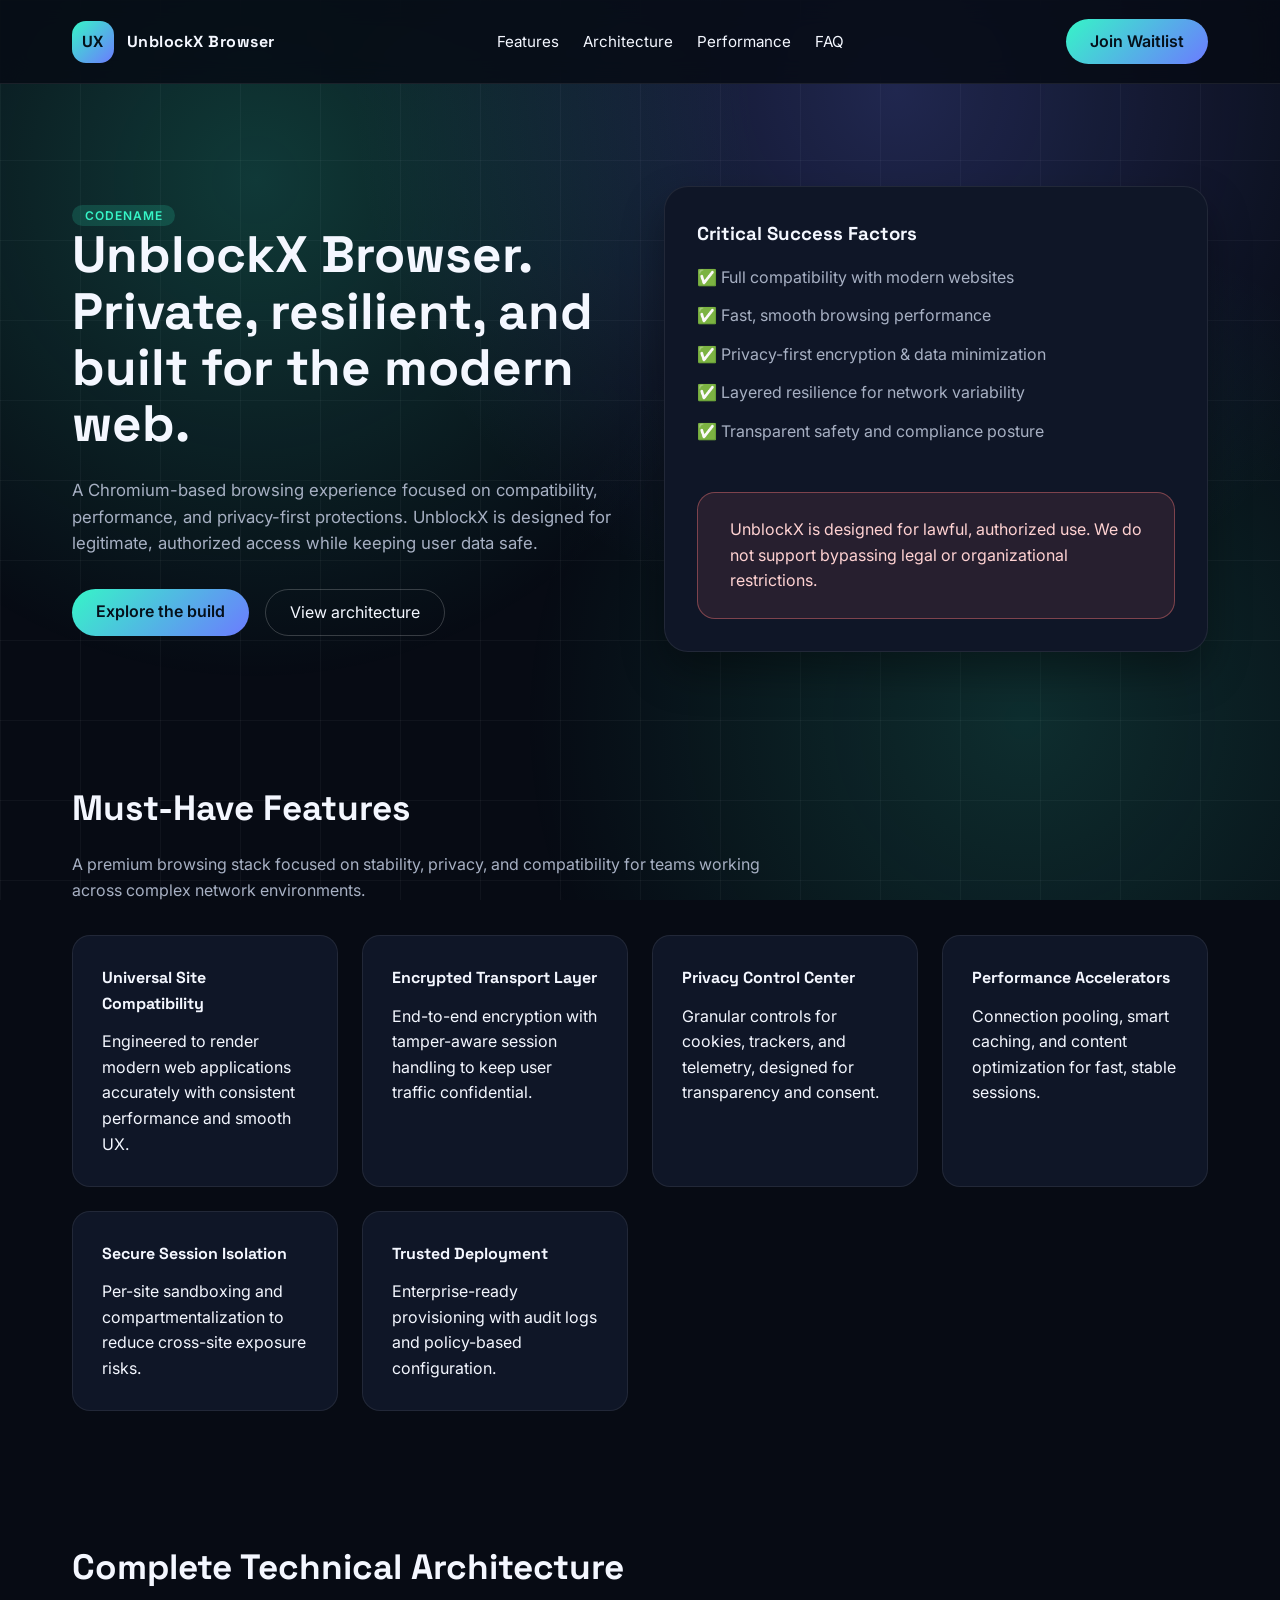
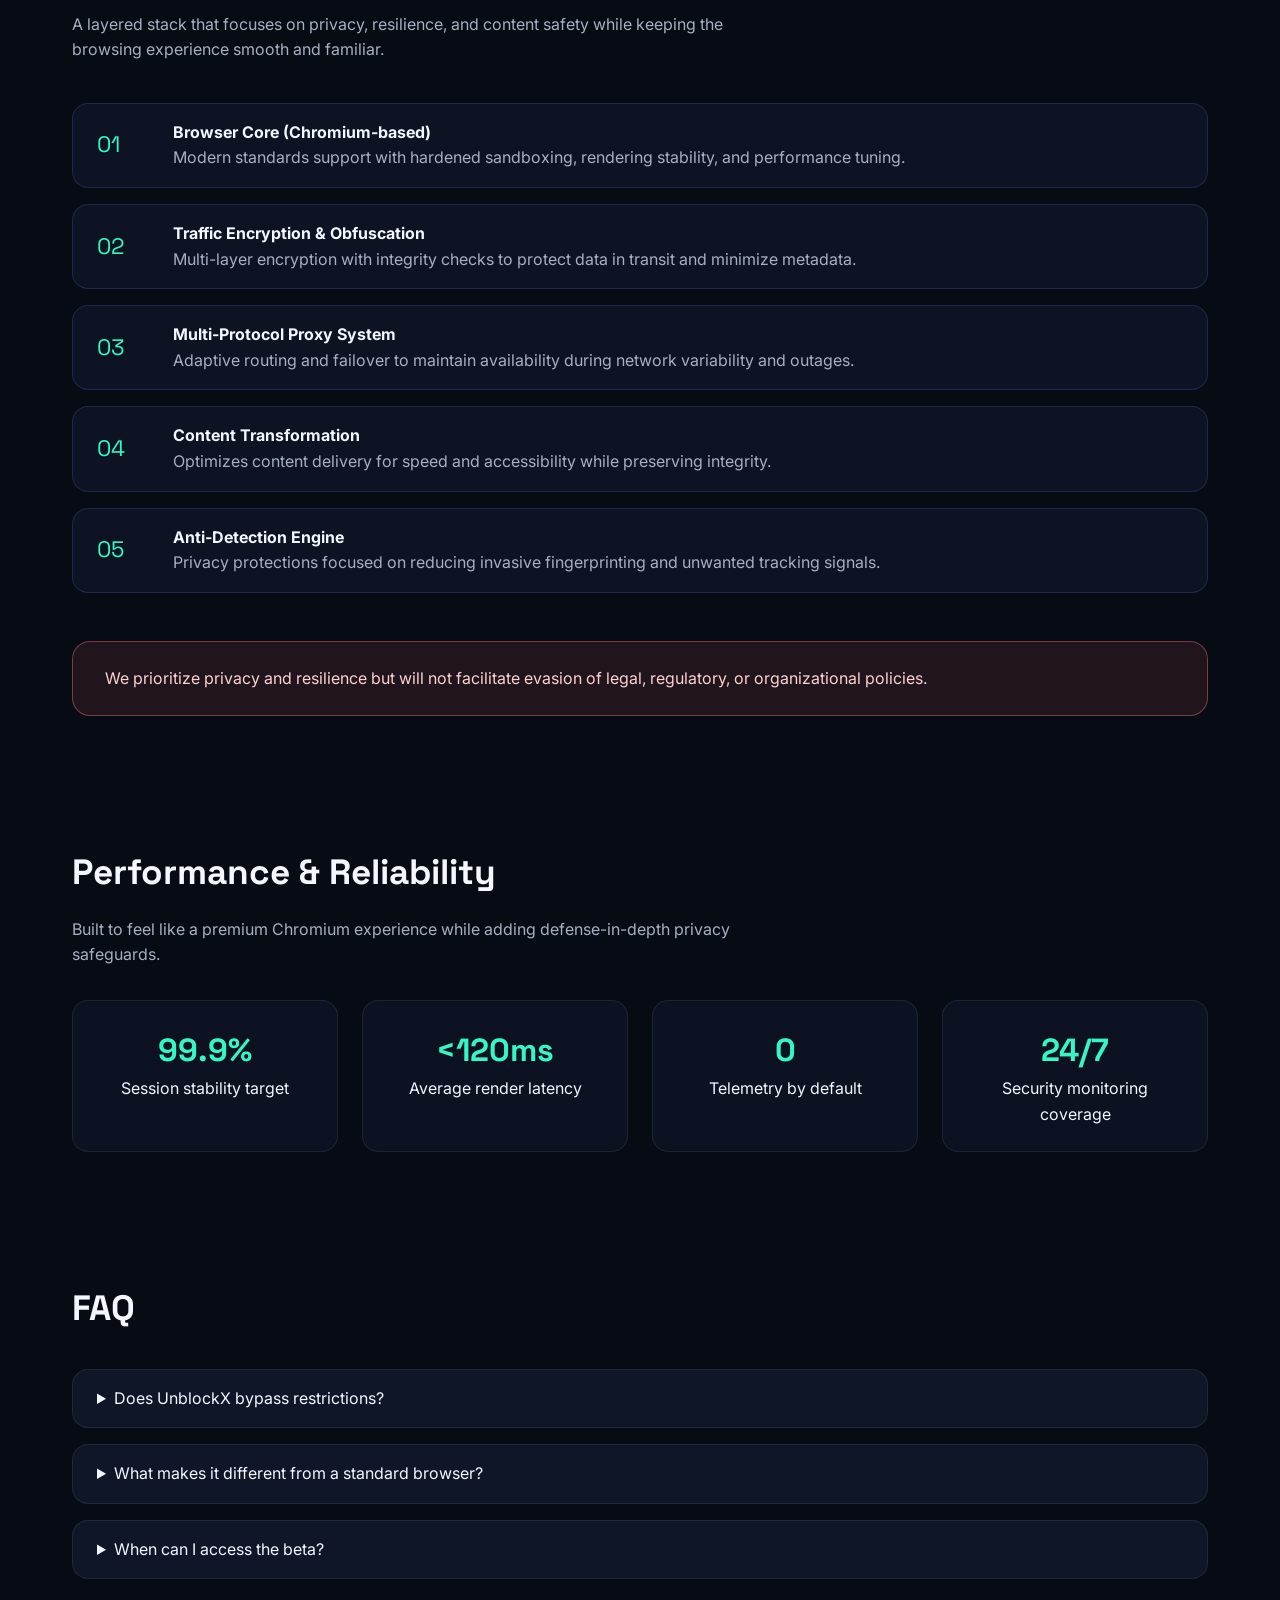
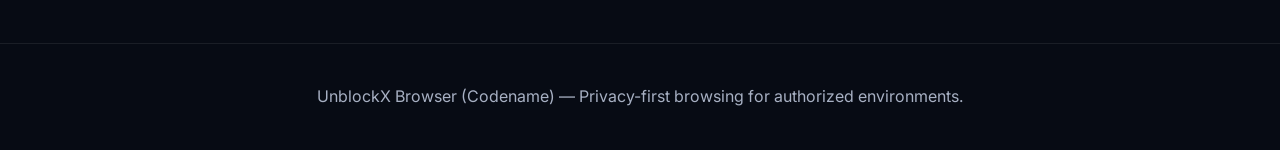
<file: index.html>
<!DOCTYPE html>
<html lang="en">
<head>
  <meta charset="UTF-8" />
  <meta name="viewport" content="width=device-width, initial-scale=1.0" />
  <title>UnblockX Browser | Private, Resilient, Fast</title>
  <meta
    name="description"
    content="UnblockX Browser (Codename) is a privacy-first, resilient browsing experience built for speed, safety, and modern web compatibility."
  />
  <link
    href="https://fonts.googleapis.com/css2?family=Space+Grotesk:wght@400;500;600;700&family=Inter:wght@300;400;600&display=swap"
    rel="stylesheet"
  />
  <style>
    :root {
      --bg: #070b14;
      --panel: #0f1627;
      --accent: #36f5c7;
      --accent-2: #6c7bff;
      --text: #f4f7ff;
      --muted: #a7b0c3;
      --danger: #ff7a7a;
    }

    * {
      margin: 0;
      padding: 0;
      box-sizing: border-box;
    }

    body {
      font-family: 'Inter', sans-serif;
      background: var(--bg);
      color: var(--text);
      line-height: 1.6;
      overflow-x: hidden;
    }

    .glow {
      position: fixed;
      inset: 0;
      background: radial-gradient(circle at 20% 20%, rgba(54, 245, 199, 0.2), transparent 40%),
        radial-gradient(circle at 70% 10%, rgba(108, 123, 255, 0.25), transparent 45%),
        radial-gradient(circle at 80% 80%, rgba(54, 245, 199, 0.15), transparent 40%);
      z-index: -2;
    }

    .grid {
      position: fixed;
      inset: 0;
      background-image: linear-gradient(rgba(255, 255, 255, 0.04) 1px, transparent 1px),
        linear-gradient(90deg, rgba(255, 255, 255, 0.04) 1px, transparent 1px);
      background-size: 80px 80px;
      z-index: -3;
    }

    header {
      position: fixed;
      top: 0;
      width: 100%;
      background: rgba(7, 11, 20, 0.85);
      backdrop-filter: blur(12px);
      border-bottom: 1px solid rgba(255, 255, 255, 0.08);
      z-index: 10;
    }

    nav {
      max-width: 1200px;
      margin: 0 auto;
      padding: 1.2rem 2rem;
      display: flex;
      align-items: center;
      justify-content: space-between;
    }

    .brand {
      display: flex;
      align-items: center;
      gap: 0.8rem;
      font-family: 'Space Grotesk', sans-serif;
      font-weight: 700;
      letter-spacing: 0.03em;
    }

    .brand-badge {
      width: 42px;
      height: 42px;
      display: grid;
      place-items: center;
      border-radius: 14px;
      background: linear-gradient(135deg, var(--accent), var(--accent-2));
      color: #04121b;
      font-weight: 700;
    }

    .nav-links {
      display: flex;
      gap: 1.5rem;
      list-style: none;
    }

    .nav-links a {
      color: var(--text);
      text-decoration: none;
      font-size: 0.95rem;
      transition: color 0.2s ease;
    }

    .nav-links a:hover {
      color: var(--accent);
    }

    .cta {
      padding: 0.6rem 1.5rem;
      border-radius: 999px;
      background: linear-gradient(135deg, var(--accent), var(--accent-2));
      color: #05101b;
      font-weight: 600;
      text-decoration: none;
      transition: transform 0.2s ease, box-shadow 0.2s ease;
    }

    .cta:hover {
      transform: translateY(-2px);
      box-shadow: 0 10px 30px rgba(54, 245, 199, 0.25);
    }

    main {
      padding-top: 90px;
    }

    .hero {
      max-width: 1200px;
      margin: 0 auto;
      padding: 6rem 2rem 4rem;
      display: grid;
      grid-template-columns: repeat(auto-fit, minmax(280px, 1fr));
      gap: 3rem;
      align-items: center;
    }

    .hero h1 {
      font-family: 'Space Grotesk', sans-serif;
      font-size: clamp(2.6rem, 4vw, 4.2rem);
      line-height: 1.1;
    }

    .hero p {
      color: var(--muted);
      margin-top: 1.5rem;
      font-size: 1.05rem;
    }

    .hero-actions {
      display: flex;
      gap: 1rem;
      flex-wrap: wrap;
      margin-top: 2rem;
    }

    .btn-secondary {
      border: 1px solid rgba(255, 255, 255, 0.2);
      padding: 0.6rem 1.5rem;
      border-radius: 999px;
      color: var(--text);
      text-decoration: none;
      transition: border 0.2s ease, color 0.2s ease;
    }

    .btn-secondary:hover {
      border-color: var(--accent);
      color: var(--accent);
    }

    .hero-card {
      background: var(--panel);
      border-radius: 24px;
      padding: 2rem;
      border: 1px solid rgba(255, 255, 255, 0.08);
      box-shadow: 0 20px 40px rgba(0, 0, 0, 0.35);
    }

    .hero-card h3 {
      font-family: 'Space Grotesk', sans-serif;
      margin-bottom: 1rem;
    }

    .hero-card ul {
      list-style: none;
      display: grid;
      gap: 0.8rem;
    }

    .hero-card li {
      display: flex;
      align-items: center;
      gap: 0.6rem;
      color: var(--muted);
    }

    .pill {
      padding: 0.2rem 0.8rem;
      border-radius: 999px;
      background: rgba(54, 245, 199, 0.16);
      color: var(--accent);
      font-size: 0.75rem;
      letter-spacing: 0.08em;
      text-transform: uppercase;
      font-weight: 600;
    }

    .section {
      max-width: 1200px;
      margin: 0 auto;
      padding: 4rem 2rem;
    }

    .section-title {
      font-family: 'Space Grotesk', sans-serif;
      font-size: 2.2rem;
      margin-bottom: 1rem;
    }

    .section-subtitle {
      color: var(--muted);
      max-width: 720px;
    }

    .cards {
      display: grid;
      grid-template-columns: repeat(auto-fit, minmax(250px, 1fr));
      gap: 1.5rem;
      margin-top: 2rem;
    }

    .card {
      background: var(--panel);
      padding: 1.8rem;
      border-radius: 18px;
      border: 1px solid rgba(255, 255, 255, 0.08);
      transition: transform 0.2s ease, border 0.2s ease;
    }

    .card:hover {
      transform: translateY(-6px);
      border-color: rgba(54, 245, 199, 0.4);
    }

    .card h4 {
      font-family: 'Space Grotesk', sans-serif;
      margin-bottom: 0.8rem;
    }

    .architecture {
      margin-top: 2.5rem;
      display: grid;
      gap: 1rem;
    }

    .layer {
      display: grid;
      grid-template-columns: 60px 1fr;
      gap: 1rem;
      align-items: center;
      padding: 1rem 1.5rem;
      border-radius: 16px;
      background: rgba(15, 22, 39, 0.8);
      border: 1px solid rgba(108, 123, 255, 0.2);
    }

    .layer span {
      font-family: 'Space Grotesk', sans-serif;
      font-size: 1.4rem;
      color: var(--accent);
    }

    .layer p {
      color: var(--muted);
    }

    .trust-banner {
      margin-top: 3rem;
      padding: 1.5rem 2rem;
      border-radius: 18px;
      background: rgba(255, 122, 122, 0.1);
      border: 1px solid rgba(255, 122, 122, 0.4);
      color: #ffd2d2;
    }

    .metrics {
      display: grid;
      grid-template-columns: repeat(auto-fit, minmax(200px, 1fr));
      gap: 1.5rem;
      margin-top: 2rem;
    }

    .metric {
      padding: 1.5rem;
      border-radius: 16px;
      background: rgba(15, 22, 39, 0.7);
      border: 1px solid rgba(255, 255, 255, 0.08);
      text-align: center;
    }

    .metric h3 {
      font-family: 'Space Grotesk', sans-serif;
      font-size: 2rem;
      color: var(--accent);
    }

    .faq {
      display: grid;
      gap: 1rem;
      margin-top: 2rem;
    }

    .faq details {
      background: var(--panel);
      border-radius: 16px;
      padding: 1rem 1.5rem;
      border: 1px solid rgba(255, 255, 255, 0.08);
    }

    footer {
      border-top: 1px solid rgba(255, 255, 255, 0.08);
      padding: 2.5rem 2rem;
      text-align: center;
      color: var(--muted);
    }

    @media (max-width: 768px) {
      .nav-links {
        display: none;
      }

      nav {
        padding: 1rem 1.5rem;
      }

      .hero {
        padding-top: 4rem;
      }

      .hero-actions {
        flex-direction: column;
        align-items: flex-start;
      }
    }
  </style>
</head>
<body>
  <div class="glow"></div>
  <div class="grid"></div>

  <header>
    <nav>
      <div class="brand">
        <div class="brand-badge">UX</div>
        <span>UnblockX Browser</span>
      </div>
      <ul class="nav-links">
        <li><a href="#features">Features</a></li>
        <li><a href="#architecture">Architecture</a></li>
        <li><a href="#performance">Performance</a></li>
        <li><a href="#faq">FAQ</a></li>
      </ul>
      <a class="cta" href="#waitlist">Join Waitlist</a>
    </nav>
  </header>

  <main>
    <section class="hero" id="waitlist">
      <div>
        <span class="pill">Codename</span>
        <h1>UnblockX Browser. Private, resilient, and built for the modern web.</h1>
        <p>
          A Chromium-based browsing experience focused on compatibility, performance, and privacy-first protections.
          UnblockX is designed for legitimate, authorized access while keeping user data safe.
        </p>
        <div class="hero-actions">
          <a class="cta" href="#features">Explore the build</a>
          <a class="btn-secondary" href="#architecture">View architecture</a>
        </div>
      </div>
      <div class="hero-card">
        <h3>Critical Success Factors</h3>
        <ul>
          <li>✅ Full compatibility with modern websites</li>
          <li>✅ Fast, smooth browsing performance</li>
          <li>✅ Privacy-first encryption & data minimization</li>
          <li>✅ Layered resilience for network variability</li>
          <li>✅ Transparent safety and compliance posture</li>
        </ul>
        <div class="trust-banner">
          UnblockX is designed for lawful, authorized use. We do not support bypassing legal or organizational
          restrictions.
        </div>
      </div>
    </section>

    <section class="section" id="features">
      <h2 class="section-title">Must-Have Features</h2>
      <p class="section-subtitle">
        A premium browsing stack focused on stability, privacy, and compatibility for teams working across
        complex network environments.
      </p>
      <div class="cards">
        <div class="card">
          <h4>Universal Site Compatibility</h4>
          <p>Engineered to render modern web applications accurately with consistent performance and smooth UX.</p>
        </div>
        <div class="card">
          <h4>Encrypted Transport Layer</h4>
          <p>End-to-end encryption with tamper-aware session handling to keep user traffic confidential.</p>
        </div>
        <div class="card">
          <h4>Privacy Control Center</h4>
          <p>Granular controls for cookies, trackers, and telemetry, designed for transparency and consent.</p>
        </div>
        <div class="card">
          <h4>Performance Accelerators</h4>
          <p>Connection pooling, smart caching, and content optimization for fast, stable sessions.</p>
        </div>
        <div class="card">
          <h4>Secure Session Isolation</h4>
          <p>Per-site sandboxing and compartmentalization to reduce cross-site exposure risks.</p>
        </div>
        <div class="card">
          <h4>Trusted Deployment</h4>
          <p>Enterprise-ready provisioning with audit logs and policy-based configuration.</p>
        </div>
      </div>
    </section>

    <section class="section" id="architecture">
      <h2 class="section-title">Complete Technical Architecture</h2>
      <p class="section-subtitle">
        A layered stack that focuses on privacy, resilience, and content safety while keeping the browsing
        experience smooth and familiar.
      </p>
      <div class="architecture">
        <div class="layer">
          <span>01</span>
          <div>
            <h4>Browser Core (Chromium-based)</h4>
            <p>Modern standards support with hardened sandboxing, rendering stability, and performance tuning.</p>
          </div>
        </div>
        <div class="layer">
          <span>02</span>
          <div>
            <h4>Traffic Encryption & Obfuscation</h4>
            <p>Multi-layer encryption with integrity checks to protect data in transit and minimize metadata.</p>
          </div>
        </div>
        <div class="layer">
          <span>03</span>
          <div>
            <h4>Multi-Protocol Proxy System</h4>
            <p>Adaptive routing and failover to maintain availability during network variability and outages.</p>
          </div>
        </div>
        <div class="layer">
          <span>04</span>
          <div>
            <h4>Content Transformation</h4>
            <p>Optimizes content delivery for speed and accessibility while preserving integrity.</p>
          </div>
        </div>
        <div class="layer">
          <span>05</span>
          <div>
            <h4>Anti-Detection Engine</h4>
            <p>Privacy protections focused on reducing invasive fingerprinting and unwanted tracking signals.</p>
          </div>
        </div>
      </div>
      <div class="trust-banner">
        We prioritize privacy and resilience but will not facilitate evasion of legal, regulatory, or
        organizational policies.
      </div>
    </section>

    <section class="section" id="performance">
      <h2 class="section-title">Performance & Reliability</h2>
      <p class="section-subtitle">
        Built to feel like a premium Chromium experience while adding defense-in-depth privacy safeguards.
      </p>
      <div class="metrics">
        <div class="metric">
          <h3>99.9%</h3>
          <p>Session stability target</p>
        </div>
        <div class="metric">
          <h3>&lt;120ms</h3>
          <p>Average render latency</p>
        </div>
        <div class="metric">
          <h3>0</h3>
          <p>Telemetry by default</p>
        </div>
        <div class="metric">
          <h3>24/7</h3>
          <p>Security monitoring coverage</p>
        </div>
      </div>
    </section>

    <section class="section" id="faq">
      <h2 class="section-title">FAQ</h2>
      <div class="faq">
        <details>
          <summary>Does UnblockX bypass restrictions?</summary>
          <p>
            No. UnblockX is intended for authorized use. It focuses on privacy, compatibility, and resilience
            rather than circumventing policy controls.
          </p>
        </details>
        <details>
          <summary>What makes it different from a standard browser?</summary>
          <p>
            UnblockX adds layered encryption, advanced session isolation, and a privacy control center while
            keeping the familiar Chromium browsing experience.
          </p>
        </details>
        <details>
          <summary>When can I access the beta?</summary>
          <p>
            Join the waitlist to receive early access updates and release milestones.
          </p>
        </details>
      </div>
    </section>
  </main>

  <footer>
    <p>UnblockX Browser (Codename) &mdash; Privacy-first browsing for authorized environments.</p>
  </footer>
</body>
</html>
</file>
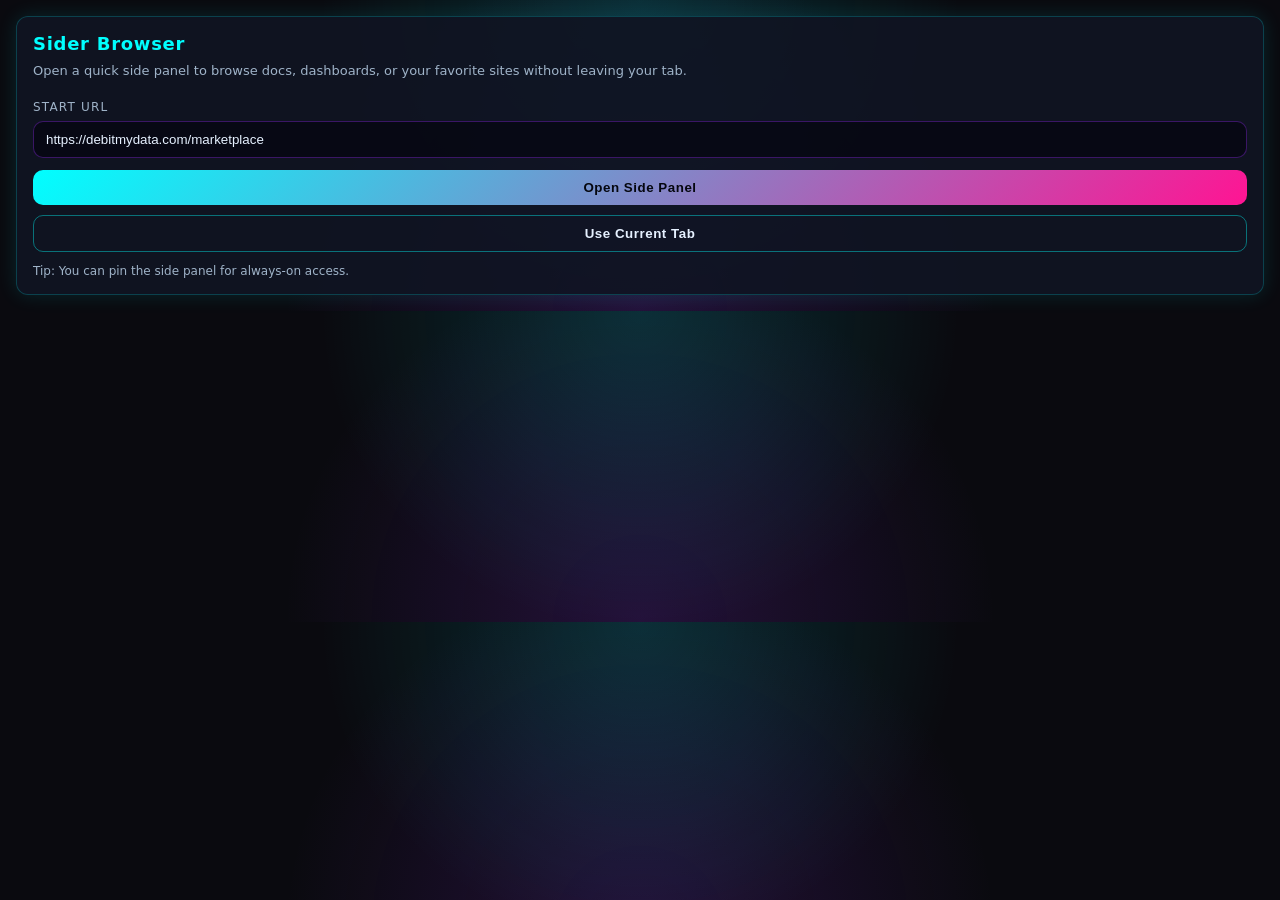
<file: extension/popup.html>
<!doctype html>
<html lang="en">
  <head>
    <meta charset="UTF-8" />
    <meta name="viewport" content="width=device-width, initial-scale=1.0" />
    <title>Sider Browser</title>
    <link rel="stylesheet" href="styles.css" />
  </head>
  <body>
    <div class="panel">
      <div class="card">
        <h1>Sider Browser</h1>
        <p>Open a quick side panel to browse docs, dashboards, or your favorite sites without leaving your tab.</p>
        <label for="urlInput">Start URL</label>
        <input
          id="urlInput"
          type="url"
          placeholder="https://debitmydata.com/marketplace"
          value="https://debitmydata.com/marketplace"
        />
        <button id="openPanel">Open Side Panel</button>
        <button id="useCurrent" class="secondary">Use Current Tab</button>
        <div class="notice">Tip: You can pin the side panel for always-on access.</div>
      </div>
    </div>
    <script src="popup.js"></script>
  </body>
</html>
</file>
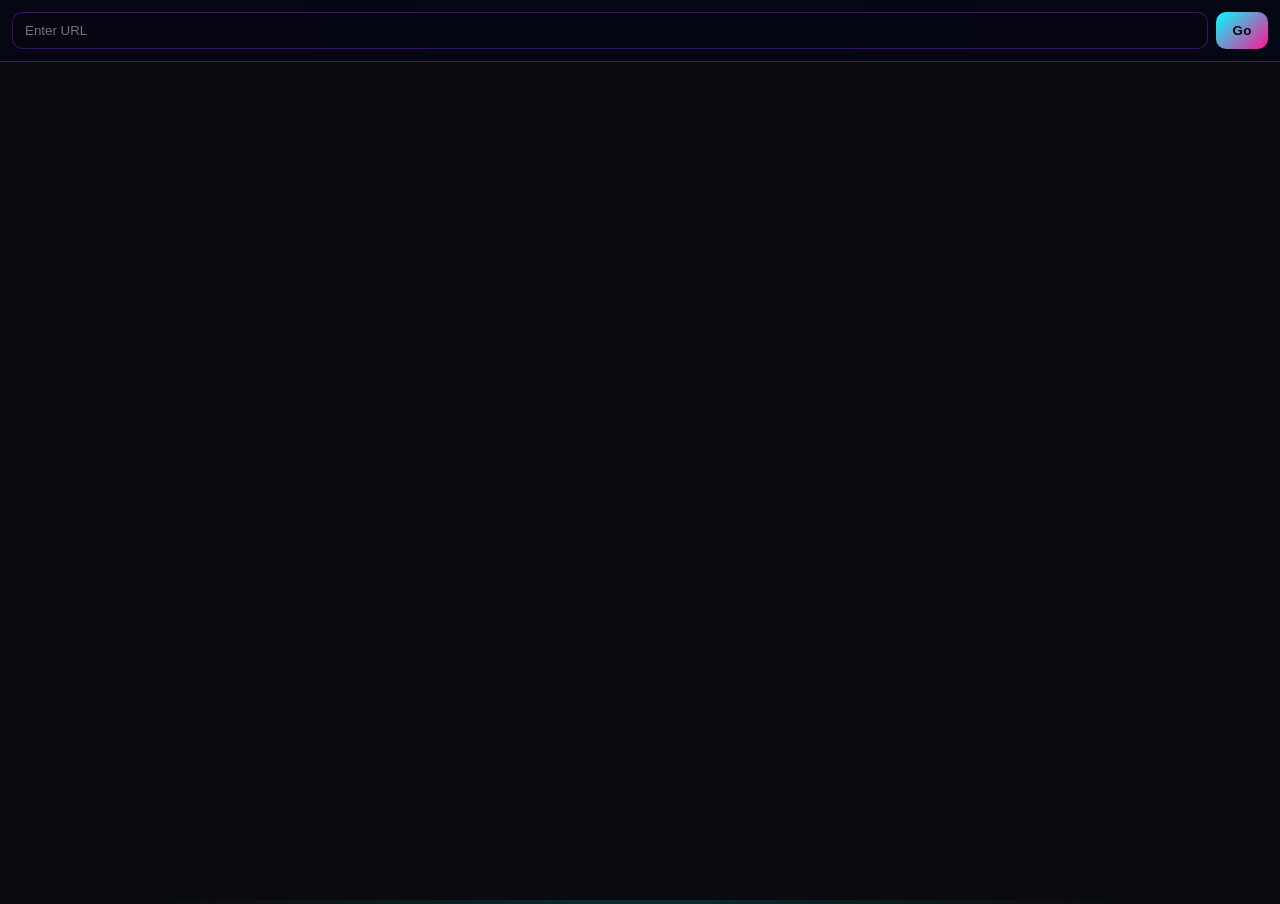
<file: extension/sidepanel.html>
<!doctype html>
<html lang="en">
  <head>
    <meta charset="UTF-8" />
    <meta name="viewport" content="width=device-width, initial-scale=1.0" />
    <title>Sider Browser Panel</title>
    <link rel="stylesheet" href="styles.css" />
  </head>
  <body>
    <div class="sidepanel-layout">
      <div class="toolbar">
        <input id="panelUrl" type="url" placeholder="Enter URL" />
        <button id="goButton">Go</button>
      </div>
      <div class="iframe-wrapper">
        <iframe id="panelFrame" title="Sider Browser"></iframe>
      </div>
    </div>
    <script src="sidepanel.js"></script>
  </body>
</html>
</file>
<file: extension/styles.css>
:root {
  color-scheme: dark;
  --bg: #0a0a0f;
  --panel: rgba(16, 20, 35, 0.9);
  --primary: #00ffff;
  --secondary: #8a2be2;
  --accent: #ff1493;
  --text: #e6f1ff;
  --muted: #9fb3c8;
  font-family: "Inter", "Segoe UI", system-ui, sans-serif;
}

* {
  box-sizing: border-box;
}

body {
  margin: 0;
  background: radial-gradient(circle at top, rgba(0, 255, 255, 0.15), transparent 45%),
    radial-gradient(circle at bottom, rgba(138, 43, 226, 0.2), transparent 50%),
    var(--bg);
  color: var(--text);
}

.panel {
  padding: 16px;
  min-width: 280px;
}

h1 {
  font-size: 18px;
  margin: 0 0 8px;
  color: var(--primary);
  letter-spacing: 0.04em;
}

p {
  margin: 0 0 16px;
  color: var(--muted);
  font-size: 13px;
  line-height: 1.4;
}

.card {
  background: var(--panel);
  border: 1px solid rgba(0, 255, 255, 0.2);
  border-radius: 12px;
  padding: 16px;
  box-shadow: 0 0 20px rgba(0, 255, 255, 0.12);
}

label {
  font-size: 12px;
  text-transform: uppercase;
  letter-spacing: 0.1em;
  color: var(--muted);
}

input[type="url"],
input[type="text"] {
  width: 100%;
  margin-top: 6px;
  margin-bottom: 12px;
  padding: 10px 12px;
  border-radius: 10px;
  border: 1px solid rgba(138, 43, 226, 0.4);
  background: rgba(5, 7, 18, 0.8);
  color: var(--text);
}

button {
  width: 100%;
  padding: 10px 12px;
  border-radius: 10px;
  border: none;
  font-weight: 600;
  letter-spacing: 0.04em;
  background: linear-gradient(135deg, var(--primary), var(--accent));
  color: #05070f;
  cursor: pointer;
  transition: transform 0.2s ease, box-shadow 0.2s ease;
}

button:hover {
  transform: translateY(-1px);
  box-shadow: 0 6px 18px rgba(0, 255, 255, 0.2);
}

button.secondary {
  margin-top: 10px;
  background: transparent;
  border: 1px solid rgba(0, 255, 255, 0.4);
  color: var(--text);
}

.notice {
  margin-top: 12px;
  font-size: 12px;
  color: var(--muted);
}

.sidepanel-layout {
  display: flex;
  flex-direction: column;
  height: 100vh;
}

.toolbar {
  display: flex;
  gap: 8px;
  padding: 12px;
  background: rgba(5, 7, 18, 0.95);
  border-bottom: 1px solid rgba(0, 255, 255, 0.2);
}

.toolbar input {
  margin: 0;
}

.toolbar button {
  width: auto;
  padding: 10px 16px;
}

.iframe-wrapper {
  flex: 1;
  padding: 0;
}

iframe {
  width: 100%;
  height: 100%;
  border: none;
  background: #0a0a0f;
}
</file>
